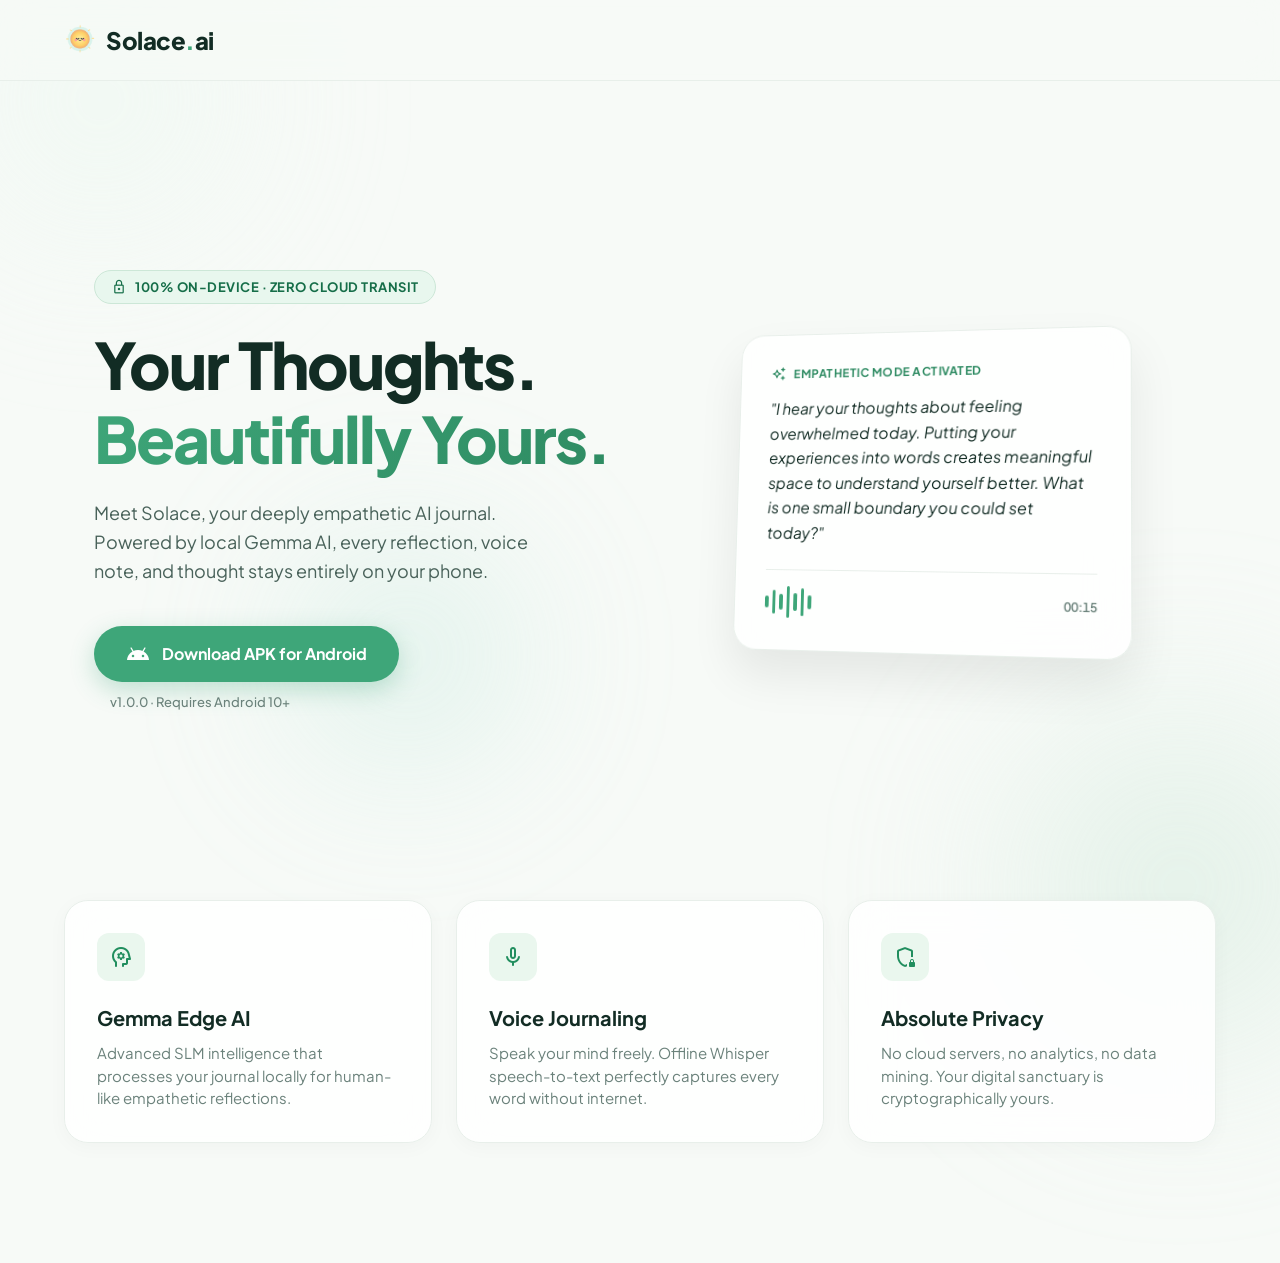
<file: landing_page/index.html>
<!DOCTYPE html>
<html lang="en">
<head>
    <meta charset="UTF-8">
    <meta name="viewport" content="width=device-width, initial-scale=1.0">
    <title>Solace AI - Your Private On-Device Sanctuary</title>
    <meta name="description" content="An empathetic, 100% on-device AI journaling companion that keeps your thoughts entirely private.">
    
    <!-- Open Graph / Link Preview -->
    <meta property="og:type" content="website">
    <meta property="og:title" content="Solace AI - Your Private On-Device Sanctuary">
    <meta property="og:description" content="An empathetic, 100% on-device AI journaling companion that keeps your thoughts entirely private.">
    <meta property="og:image" content="SolaceLogo.png">
    
    <!-- Favicon -->
    <link rel="icon" type="image/png" href="SolaceLogo.png">
    
    <!-- Google Fonts -->
    <link rel="preconnect" href="https://fonts.googleapis.com">
    <link rel="preconnect" href="https://fonts.gstatic.com" crossorigin>
    <link href="https://fonts.googleapis.com/css2?family=Plus+Jakarta+Sans:wght@400;500;600;700;800&display=swap" rel="stylesheet">
    
    <!-- Material Symbols -->
    <link rel="stylesheet" href="https://fonts.googleapis.com/css2?family=Material+Symbols+Rounded:opsz,wght,FILL,GRAD@24,400,0,0" />

    <link rel="stylesheet" href="style.css">
</head>
<body>
    <div class="blob blob-1"></div>
    <div class="blob blob-2"></div>
    <div class="blob blob-3"></div>

    <nav class="navbar">
        <div class="nav-content">
            <div class="logo">
                <img src="SolaceLogo.png" alt="Solace Logo" class="logo-img">
                <span class="logo-text">Solace<span class="logo-dot">.</span>ai</span>
            </div>
        </div>
    </nav>

    <main class="hero">
        <div class="hero-container">
            <div class="hero-content">
                <div class="badge">
                    <span class="material-symbols-rounded badge-icon">lock</span>
                    100% On-Device &middot; Zero Cloud Transit
                </div>
                <h1 class="hero-title">Your Thoughts.<br><span class="gradient-text">Beautifully Yours.</span></h1>
                <p class="hero-subtitle">Meet Solace, your deeply empathetic AI journal. Powered by local Gemma AI, every reflection, voice note, and thought stays entirely on your phone.</p>
                
                <div class="cta-group">
                    <a href="app-release.apk" download class="btn btn-primary" id="downloadBtn">
                        <span class="material-symbols-rounded">android</span>
                        Download APK for Android
                    </a>
                    <p class="version-text">v1.0.0 &middot; Requires Android 10+</p>
                </div>
            </div>

            <div class="hero-visual">
                <div class="glass-card mockup-card">
                    <div class="mockup-header">
                        <span class="material-symbols-rounded text-green">auto_awesome</span>
                        <span>Empathetic Mode Activated</span>
                    </div>
                    <div class="mockup-body">
                        <p class="mockup-text">"I hear your thoughts about feeling overwhelmed today. Putting your experiences into words creates meaningful space to understand yourself better. What is one small boundary you could set today?"</p>
                    </div>
                    <div class="mockup-footer">
                        <div class="waveform">
                            <div class="bar"></div><div class="bar"></div><div class="bar"></div><div class="bar"></div><div class="bar"></div><div class="bar"></div><div class="bar"></div>
                        </div>
                        <span class="mockup-time">00:15</span>
                    </div>
                </div>
            </div>
        </div>
    </main>

    <section class="features">
        <div class="feature-grid">
            <div class="glass-card feature-card">
                <div class="feature-icon-wrapper">
                    <span class="material-symbols-rounded">psychology</span>
                </div>
                <h3>Gemma Edge AI</h3>
                <p>Advanced SLM intelligence that processes your journal locally for human-like empathetic reflections.</p>
            </div>
            <div class="glass-card feature-card">
                <div class="feature-icon-wrapper">
                    <span class="material-symbols-rounded">mic</span>
                </div>
                <h3>Voice Journaling</h3>
                <p>Speak your mind freely. Offline Whisper speech-to-text perfectly captures every word without internet.</p>
            </div>
            <div class="glass-card feature-card">
                <div class="feature-icon-wrapper">
                    <span class="material-symbols-rounded">shield_locked</span>
                </div>
                <h3>Absolute Privacy</h3>
                <p>No cloud servers, no analytics, no data mining. Your digital sanctuary is cryptographically yours.</p>
            </div>
        </div>
    </section>

    <script src="main.js"></script>
</body>
</html>
</file>
<file: landing_page/style.css>
:root {
    --bg-color: #F7FAF7;
    --bg-secondary: #EFF5F0;
    --text-main: #122C24;
    --text-body: #49625A;
    --text-muted: #6B827B;
    --primary: #3EA679;
    --primary-dark: #2E8B62;
    --primary-light: #E8F7EE;
    --primary-glow: rgba(62, 166, 121, 0.3);
    
    --glass-bg: rgba(255, 255, 255, 0.85);
    --glass-border: #E8EFEA;
}

* {
    margin: 0;
    padding: 0;
    box-sizing: border-box;
}

body {
    background-color: var(--bg-color);
    color: var(--text-main);
    font-family: 'Plus Jakarta Sans', sans-serif;
    min-height: 100vh;
    overflow-x: hidden;
    position: relative;
}

/* Background Blobs for Glassmorphism */
.blob {
    position: absolute;
    filter: blur(80px);
    z-index: -1;
    opacity: 0.6;
    animation: float 10s infinite alternate ease-in-out;
}

.blob-1 {
    width: 400px;
    height: 400px;
    background: radial-gradient(circle, #E8F7EE 0%, transparent 70%);
    top: -100px;
    left: -100px;
}

.blob-2 {
    width: 500px;
    height: 500px;
    background: radial-gradient(circle, #CCE7D7 0%, transparent 70%);
    bottom: 10%;
    right: -150px;
    animation-delay: -5s;
}

.blob-3 {
    width: 300px;
    height: 300px;
    background: radial-gradient(circle, #B7E4D7 0%, transparent 70%);
    top: 40%;
    left: 20%;
    animation-delay: -2s;
}

@keyframes float {
    0% { transform: translate(0, 0) scale(1); }
    100% { transform: translate(30px, 30px) scale(1.1); }
}

/* Glassmorphism Utilities */
.glass-card {
    background: var(--glass-bg);
    backdrop-filter: blur(20px);
    -webkit-backdrop-filter: blur(20px);
    border: 1px solid var(--glass-border);
    border-radius: 24px;
    box-shadow: 0 4px 20px rgba(0,0,0,0.03);
}

/* Navbar */
.navbar {
    padding: 24px 0;
    width: 100%;
    display: flex;
    justify-content: center;
    position: fixed;
    top: 0;
    z-index: 100;
    backdrop-filter: blur(16px);
    background: rgba(247, 250, 247, 0.6);
    border-bottom: 1px solid var(--glass-border);
}

.nav-content {
    width: 100%;
    max-width: 1200px;
    padding: 0 24px;
}

.logo {
    display: flex;
    align-items: center;
    gap: 10px;
}

.logo-img {
    height: 32px;
    width: auto;
}

.logo-text {
    font-size: 24px;
    font-weight: 800;
    letter-spacing: -0.5px;
    color: var(--text-main);
}

.logo-dot {
    color: var(--primary);
}

/* Hero Section */
.hero {
    padding: 160px 24px 80px;
    min-height: 100vh;
    display: flex;
    align-items: center;
    justify-content: center;
}

.hero-container {
    max-width: 1200px;
    display: grid;
    grid-template-columns: 1fr 1fr;
    gap: 60px;
    align-items: center;
}

.badge {
    display: inline-flex;
    align-items: center;
    gap: 8px;
    background: var(--primary-light);
    border: 1px solid #CCE7D7;
    color: #166E49;
    padding: 8px 16px;
    border-radius: 100px;
    font-size: 13px;
    font-weight: 700;
    margin-bottom: 24px;
    letter-spacing: 0.5px;
    text-transform: uppercase;
}

.badge-icon {
    font-size: 16px;
}

.hero-title {
    font-size: 64px;
    line-height: 1.15;
    font-weight: 800;
    margin-bottom: 24px;
    letter-spacing: -2px;
}

.gradient-text {
    background: linear-gradient(135deg, var(--primary), var(--primary-dark));
    -webkit-background-clip: text;
    -webkit-text-fill-color: transparent;
}

.hero-subtitle {
    font-size: 18px;
    color: var(--text-body);
    line-height: 1.6;
    margin-bottom: 40px;
    max-width: 480px;
    font-weight: 400;
}

.cta-group {
    display: flex;
    flex-direction: column;
    gap: 12px;
}

.btn {
    display: inline-flex;
    align-items: center;
    justify-content: center;
    gap: 12px;
    text-decoration: none;
    font-family: 'Plus Jakarta Sans', sans-serif;
    font-weight: 700;
    font-size: 16px;
    padding: 16px 32px;
    border-radius: 100px;
    transition: all 0.3s ease;
    width: fit-content;
}

.btn-primary {
    background: var(--primary);
    color: #FFF;
    box-shadow: 0 8px 24px var(--primary-glow);
}

.btn-primary:hover {
    transform: translateY(-2px);
    box-shadow: 0 12px 32px var(--primary-glow);
    background: var(--primary-dark);
}

.version-text {
    font-size: 13px;
    color: var(--text-muted);
    margin-left: 16px;
    font-weight: 500;
}

/* Mockup Visual */
.hero-visual {
    position: relative;
    display: flex;
    justify-content: center;
    perspective: 1000px;
}

.mockup-card {
    padding: 32px;
    max-width: 400px;
    transform: rotateY(-10deg) rotateX(5deg);
    transition: transform 0.5s cubic-bezier(0.175, 0.885, 0.32, 1.275);
    box-shadow: 0 24px 48px rgba(0,0,0,0.08);
}

.mockup-card:hover {
    transform: rotateY(0) rotateX(0) translateY(-10px);
}

.mockup-header {
    display: flex;
    align-items: center;
    gap: 8px;
    font-size: 12px;
    font-weight: 700;
    color: var(--primary-dark);
    margin-bottom: 16px;
    text-transform: uppercase;
    letter-spacing: 0.5px;
}

.text-green {
    font-size: 16px;
}

.mockup-text {
    font-size: 16px;
    line-height: 1.6;
    color: var(--text-heading);
    font-style: italic;
    margin-bottom: 24px;
}

.mockup-footer {
    display: flex;
    align-items: center;
    justify-content: space-between;
    padding-top: 16px;
    border-top: 1px solid var(--glass-border);
}

.waveform {
    display: flex;
    gap: 4px;
    align-items: center;
}

.bar {
    width: 3.5px;
    background: var(--primary);
    border-radius: 2px;
    animation: wave 1s infinite alternate;
}

.bar:nth-child(1) { height: 12px; animation-delay: 0.1s; }
.bar:nth-child(2) { height: 24px; animation-delay: 0.2s; }
.bar:nth-child(3) { height: 16px; animation-delay: 0.3s; }
.bar:nth-child(4) { height: 32px; animation-delay: 0.4s; }
.bar:nth-child(5) { height: 18px; animation-delay: 0.5s; }
.bar:nth-child(6) { height: 28px; animation-delay: 0.6s; }
.bar:nth-child(7) { height: 14px; animation-delay: 0.7s; }

@keyframes wave {
    0% { transform: scaleY(0.5); }
    100% { transform: scaleY(1); }
}

.mockup-time {
    font-size: 12px;
    color: var(--text-muted);
    font-weight: 600;
    font-variant-numeric: tabular-nums;
}

/* Features Section */
.features {
    padding: 0 24px 120px;
    max-width: 1200px;
    margin: 0 auto;
}

.feature-grid {
    display: grid;
    grid-template-columns: repeat(3, 1fr);
    gap: 24px;
}

.feature-card {
    padding: 32px;
    transition: transform 0.3s ease, background 0.3s ease, box-shadow 0.3s ease;
}

.feature-card:hover {
    transform: translateY(-5px);
    background: #FFF;
    box-shadow: 0 12px 32px rgba(0,0,0,0.05);
}

.feature-icon-wrapper {
    width: 48px;
    height: 48px;
    background: var(--icon-bg, #EAF7EE);
    border-radius: 12px;
    display: flex;
    align-items: center;
    justify-content: center;
    color: var(--icon-color, #218E5E);
    margin-bottom: 24px;
}

.feature-card h3 {
    font-size: 20px;
    margin-bottom: 12px;
}

.feature-card p {
    color: var(--text-muted);
    line-height: 1.5;
    font-size: 15px;
}

/* Responsive */
@media (max-width: 968px) {
    .hero-container {
        grid-template-columns: 1fr;
        text-align: center;
    }
    
    .badge, .cta-group {
        margin-left: auto;
        margin-right: auto;
    }
    
    .hero-subtitle {
        margin-left: auto;
        margin-right: auto;
    }
    
    .feature-grid {
        grid-template-columns: 1fr;
    }
    
    .mockup-card {
        transform: none;
    }
}
</file>
